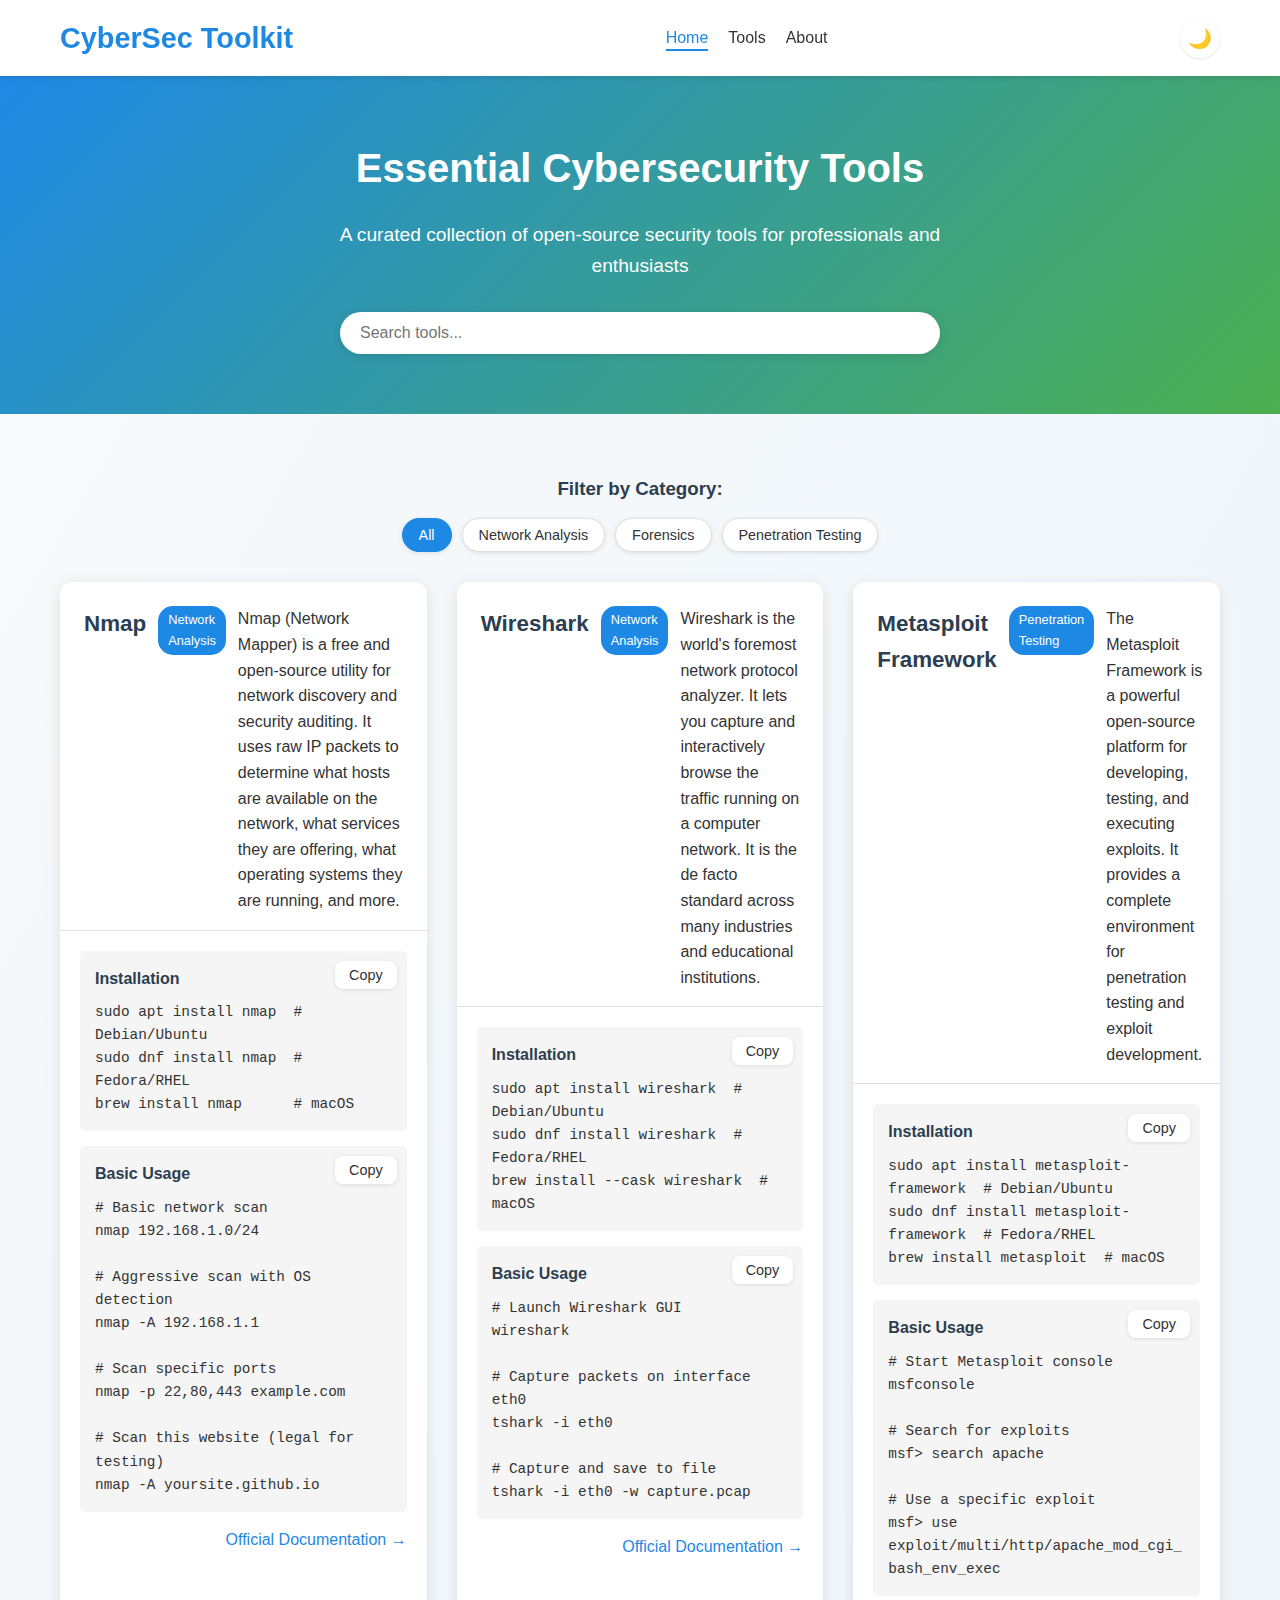
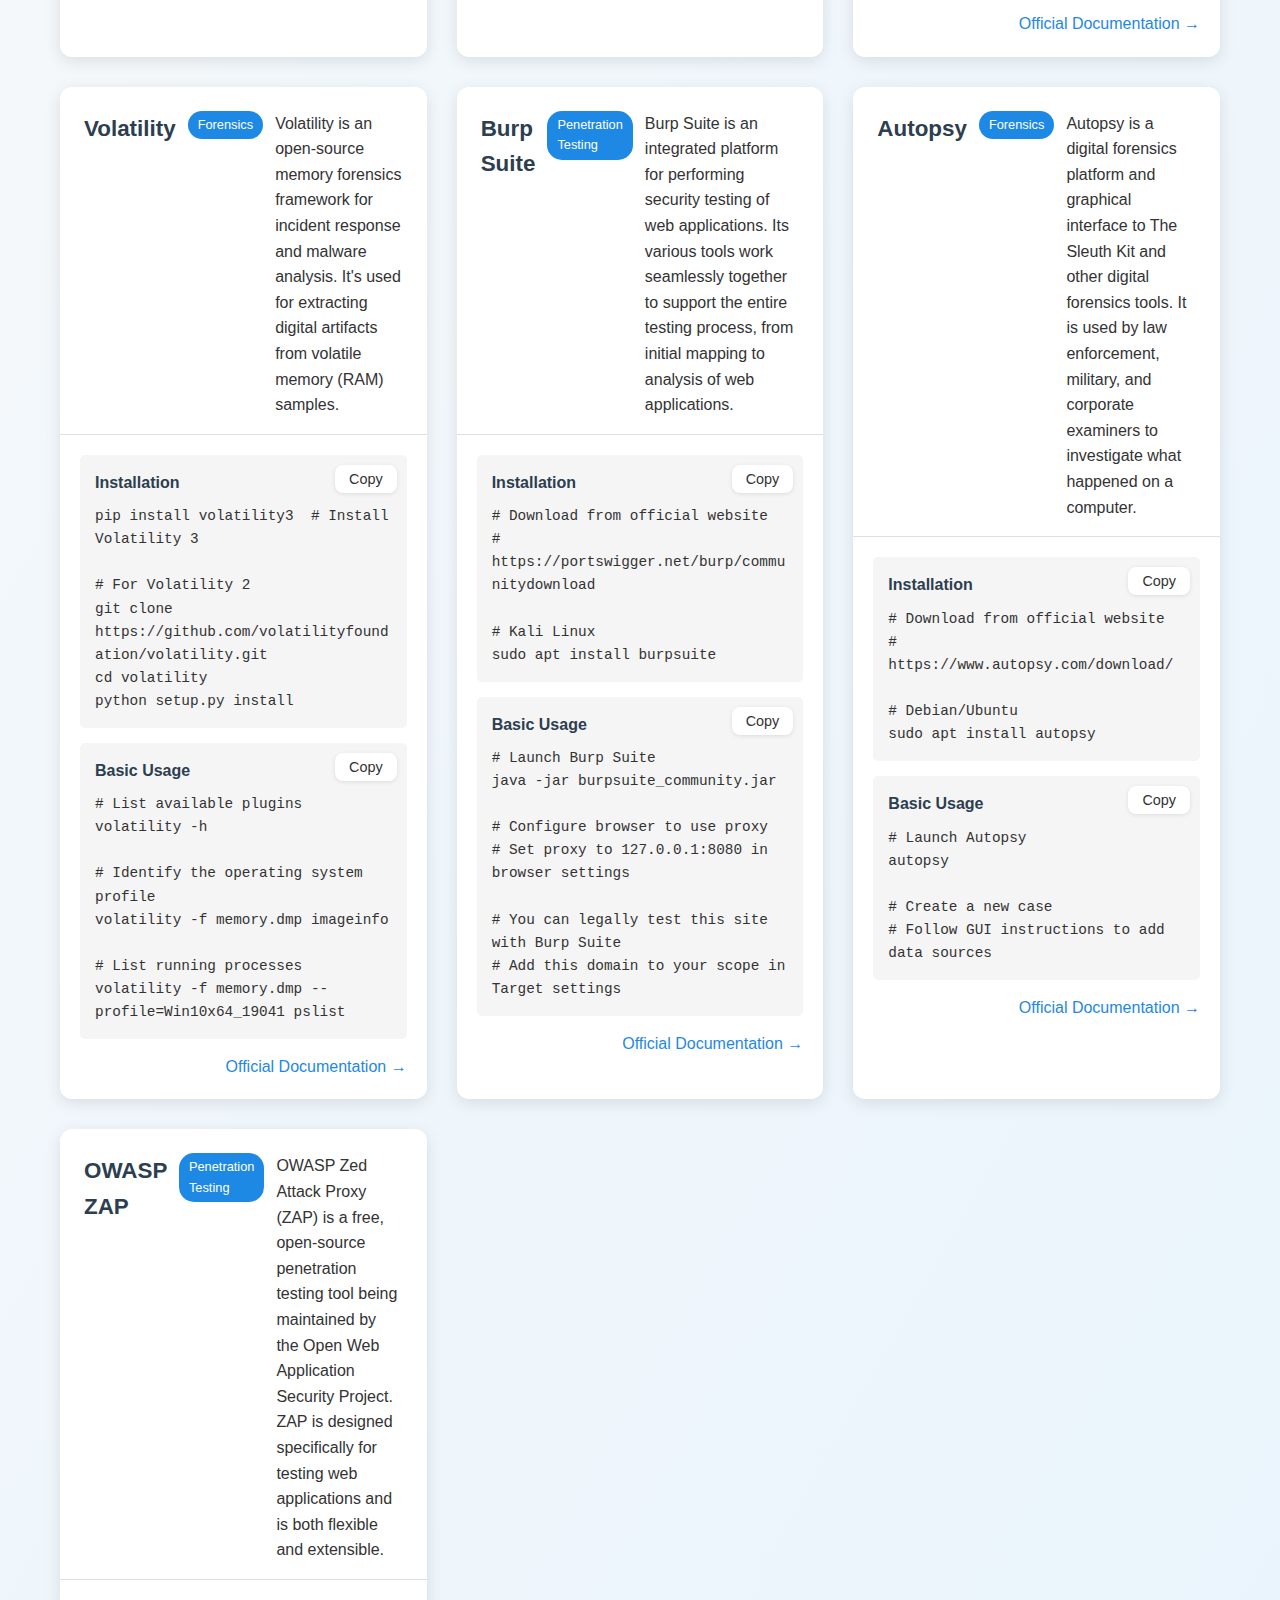
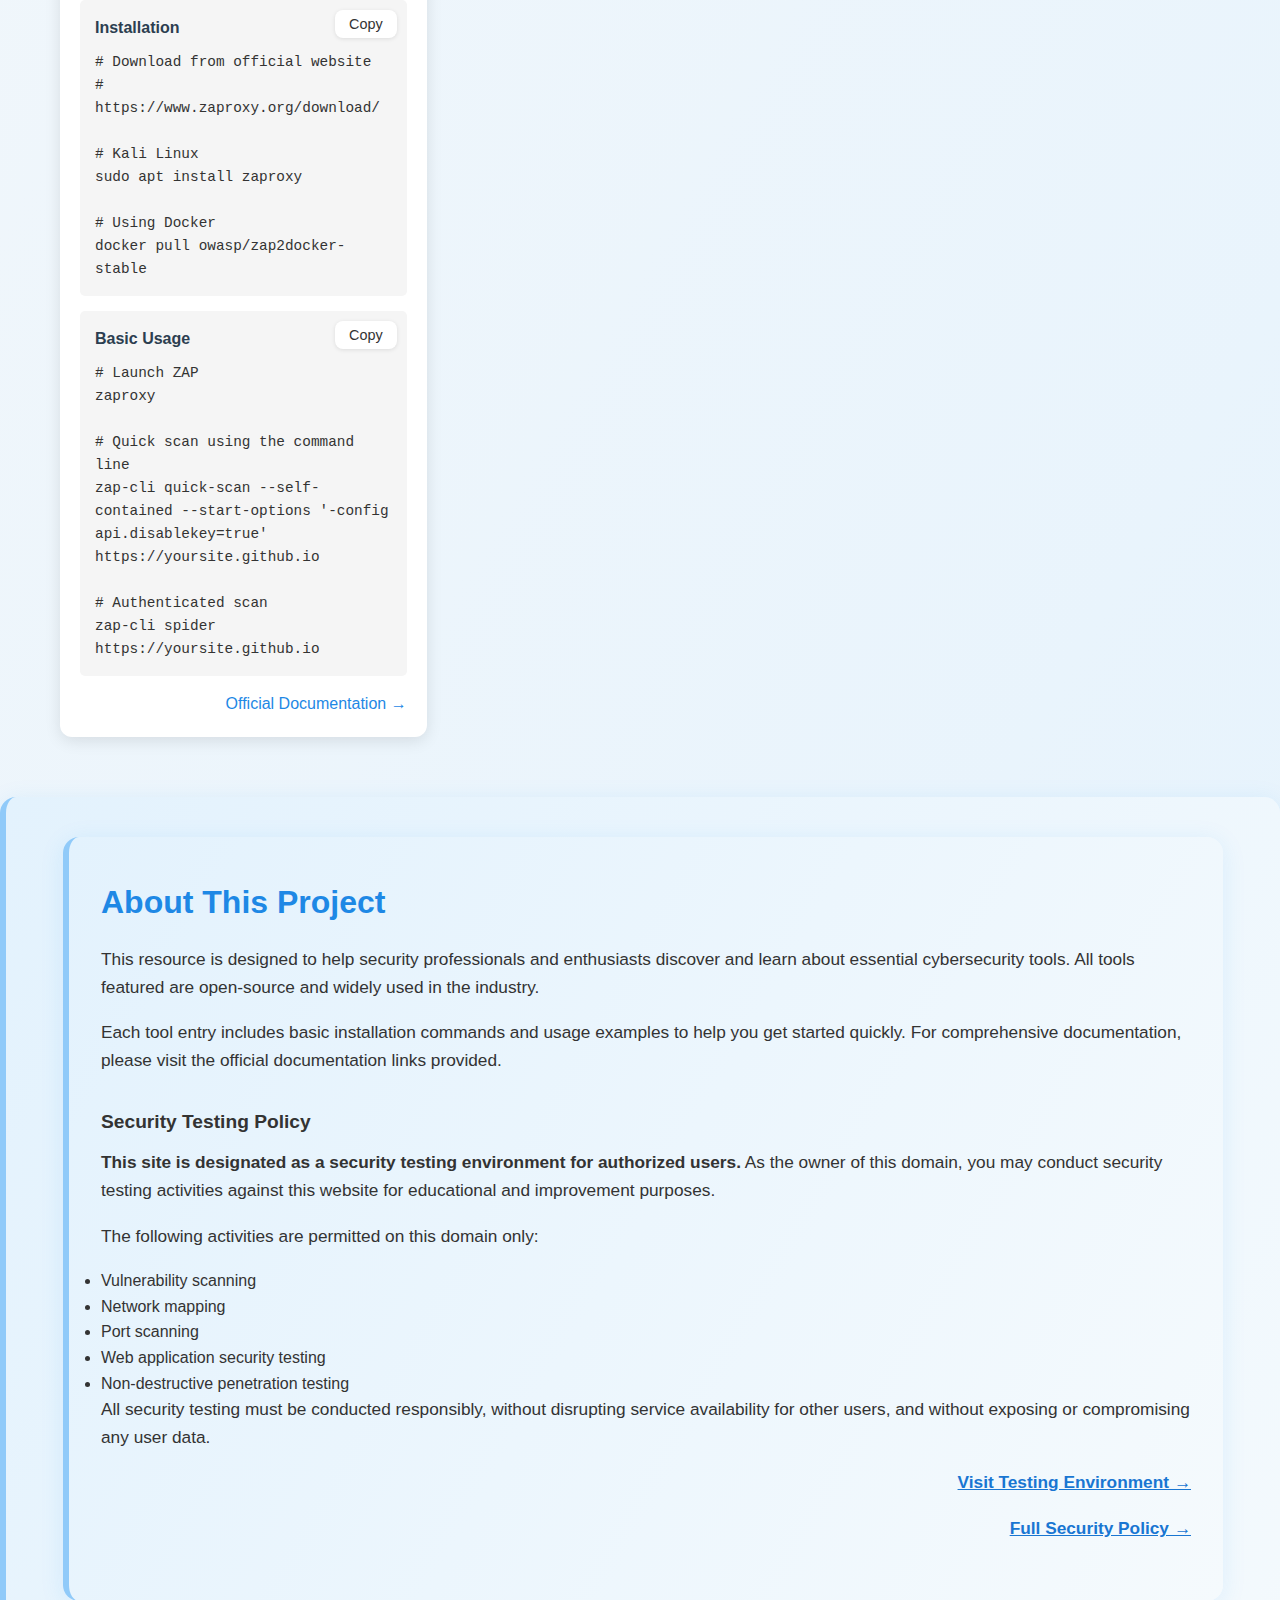
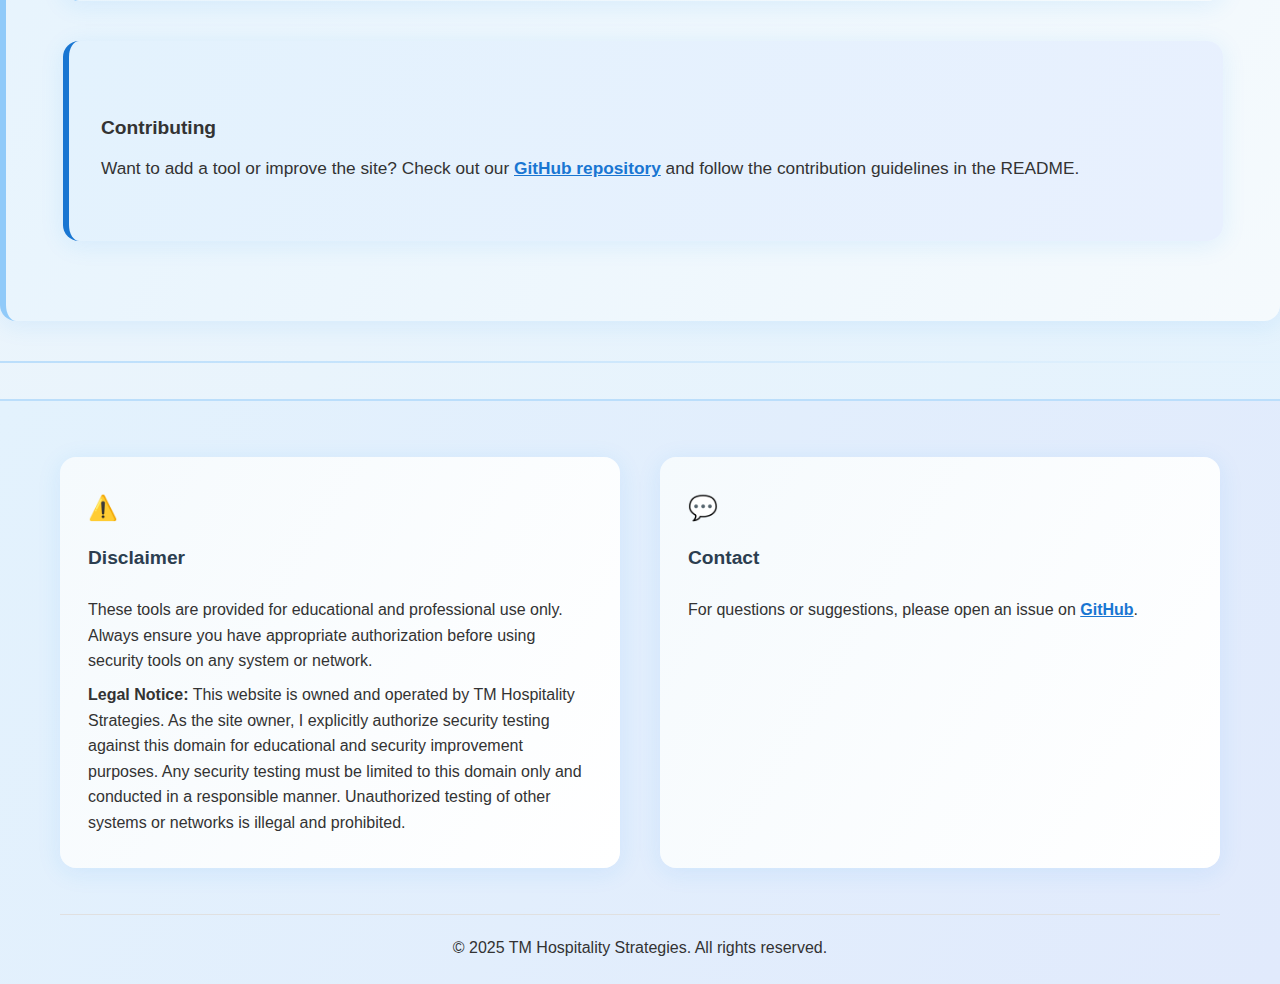
<file: index.html>
<!DOCTYPE html>
<html lang="en">
<head>
    <meta charset="UTF-8">
    <meta name="viewport" content="width=device-width, initial-scale=1.0">
    <meta http-equiv="X-UA-Compatible" content="ie=edge">
    <title>Cybersecurity Tools Hub</title>
    <link rel="stylesheet" href="css/styles.css">
    <!-- No external CDNs as per requirement -->
    <meta name="description" content="A showcase of essential cybersecurity tools">
    <!-- Security headers -->
    <meta http-equiv="Content-Security-Policy" content="default-src 'self'; script-src 'self'">
    <meta http-equiv="X-Content-Type-Options" content="nosniff">
    <meta http-equiv="X-Frame-Options" content="DENY">
    <meta http-equiv="Referrer-Policy" content="no-referrer">
</head>
<body>
    <header>
        <div class="container">
            <div class="logo">
                <h1>CyberSec Toolkit</h1>
            </div>
            <nav>
                <ul>
                    <li><a href="#" class="active">Home</a></li>
                    <li><a href="#tools">Tools</a></li>
                    <li><a href="#about">About</a></li>
                </ul>
            </nav>
            <div class="theme-toggle">
                <button id="theme-toggle-btn" aria-label="Toggle dark mode">
                    <span class="light-icon">☀️</span>
                    <span class="dark-icon">🌙</span>
                </button>
            </div>
        </div>
    </header>

    <main>
        <section class="hero">
            <div class="container">
                <h2>Essential Cybersecurity Tools</h2>
                <p>A curated collection of open-source security tools for professionals and enthusiasts</p>
                <div class="search-container">
                    <input type="text" id="search-input" placeholder="Search tools..." aria-label="Search tools">
                </div>
            </div>
        </section>

        <section id="tools" class="tools-section">
            <div class="container">
                <div class="filter-container">
                    <h3>Filter by Category:</h3>
                    <div class="filter-buttons">
                        <button class="filter-btn active" data-filter="all">All</button>
                        <button class="filter-btn" data-filter="network">Network Analysis</button>
                        <button class="filter-btn" data-filter="forensics">Forensics</button>
                        <button class="filter-btn" data-filter="pentest">Penetration Testing</button>
                    </div>
                </div>

                <div class="tools-grid" id="tools-container">
                    <!-- Tool cards will be generated here via JavaScript -->
                </div>
            </div>
        </section>

        <section id="about" class="about-section">
            <div class="container">
                <div class="about-section">
                <h2>About This Project</h2>
                <p>This resource is designed to help security professionals and enthusiasts discover and learn about essential cybersecurity tools. All tools featured are open-source and widely used in the industry.</p>
                <p>Each tool entry includes basic installation commands and usage examples to help you get started quickly. For comprehensive documentation, please visit the official documentation links provided.</p>
                
                <h3>Security Testing Policy</h3>
                <p><strong>This site is designated as a security testing environment for authorized users.</strong> As the owner of this domain, you may conduct security testing activities against this website for educational and improvement purposes.</p>
                <p>The following activities are permitted on this domain only:</p>
                <ul>
                    <li>Vulnerability scanning</li>
                    <li>Network mapping</li>
                    <li>Port scanning</li>
                    <li>Web application security testing</li>
                    <li>Non-destructive penetration testing</li>
                </ul>
                <p>All security testing must be conducted responsibly, without disrupting service availability for other users, and without exposing or compromising any user data.</p>
                <p><a href="test-environment.html" class="tool-docs-link">Visit Testing Environment →</a></p>
                <p><a href="security_policy.md" class="tool-docs-link">Full Security Policy →</a></p>
                </div>
                <div class="contributing-section">
                <h3>Contributing</h3>
                <p>Want to add a tool or improve the site? Check out our <a href="https://github.com/TMHSDigtal/cybersec-tools-hub">GitHub repository</a> and follow the contribution guidelines in the README.</p>
                </div>
            </div>
        </section>
        <hr class="section-divider">
        <footer>
        <div class="container">
            <div class="footer-content">
                <div class="disclaimer">
                    <span class="footer-icon" aria-hidden="true">⚠️</span>
                    <h3>Disclaimer</h3>
                    <p>These tools are provided for educational and professional use only. Always ensure you have appropriate authorization before using security tools on any system or network.</p>
                    <p><strong>Legal Notice:</strong> This website is owned and operated by TM Hospitality Strategies. As the site owner, I explicitly authorize security testing against this domain for educational and security improvement purposes. Any security testing must be limited to this domain only and conducted in a responsible manner. Unauthorized testing of other systems or networks is illegal and prohibited.</p>
                </div>
                <div class="contact">
                    <span class="footer-icon" aria-hidden="true">💬</span>
                    <h3>Contact</h3>
                    <p>For questions or suggestions, please open an issue on <a href="https://github.com/TMHSDigtal/cybersec-tools-hub/issues" target="_blank" rel="noopener noreferrer">GitHub</a>.</p>
                </div>
            </div>
            <div class="copyright">
                <p>&copy; 2025 TM Hospitality Strategies. All rights reserved.</p>
            </div>
        </div>
    </footer>
    </main>

    <script src="js/tools-data.js"></script>
    <script src="js/main.js"></script>
</body>
</html>
</file>
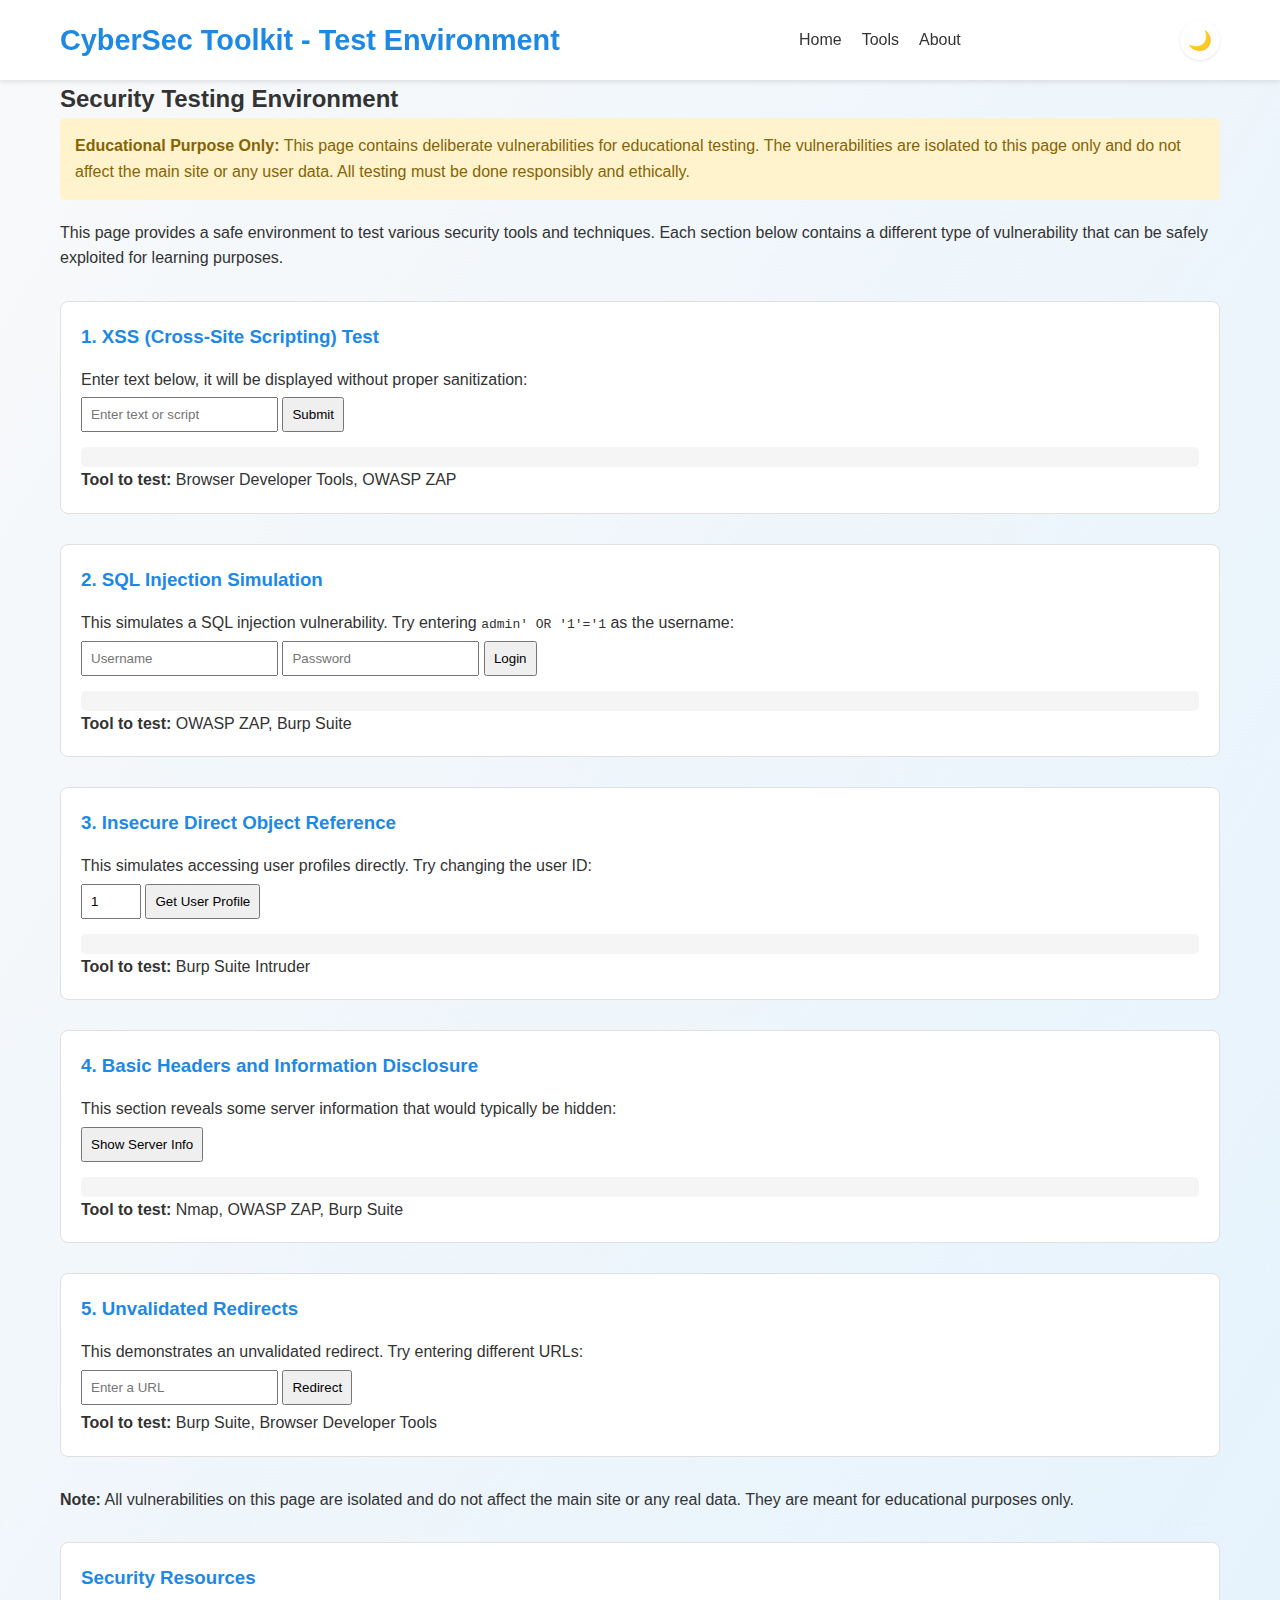
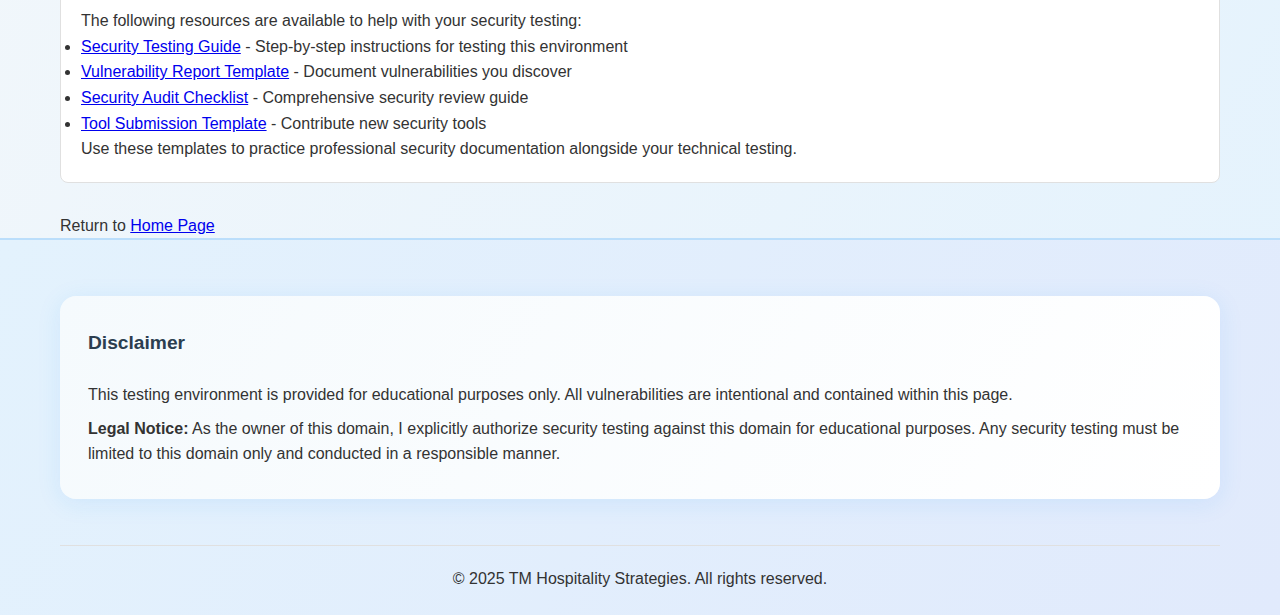
<file: test-environment.html>
<!DOCTYPE html>
<html lang="en">
<head>
    <meta charset="UTF-8">
    <meta name="viewport" content="width=device-width, initial-scale=1.0">
    <title>Security Testing Environment</title>
    <link rel="stylesheet" href="css/styles.css">
    <style>
        .test-section {
            margin: 30px 0;
            padding: 20px;
            border: 1px solid var(--border-color);
            border-radius: 8px;
            background-color: var(--card-bg-color);
        }
        
        .test-title {
            color: var(--primary-color);
            margin-bottom: 15px;
        }
        
        .warning {
            background-color: #fff3cd;
            color: #856404;
            padding: 15px;
            border-radius: 5px;
            margin-bottom: 20px;
        }
        
        input, button {
            padding: 8px;
            margin: 5px 0;
        }
        
        .result {
            margin-top: 10px;
            padding: 10px;
            background-color: var(--code-bg-color);
            border-radius: 5px;
            min-height: 20px;
        }
    </style>
</head>
<body>
    <header>
        <div class="container">
            <div class="logo">
                <h1>CyberSec Toolkit - Test Environment</h1>
            </div>
            <nav>
                <ul>
                    <li><a href="index.html">Home</a></li>
                    <li><a href="index.html#tools">Tools</a></li>
                    <li><a href="index.html#about">About</a></li>
                </ul>
            </nav>
            <div class="theme-toggle">
                <button id="theme-toggle-btn" aria-label="Toggle dark mode">
                    <span class="light-icon">☀️</span>
                    <span class="dark-icon">🌙</span>
                </button>
            </div>
        </div>
    </header>

    <main>
        <div class="container">
            <h2>Security Testing Environment</h2>
            <div class="warning">
                <strong>Educational Purpose Only:</strong> This page contains deliberate vulnerabilities for educational testing. The vulnerabilities are isolated to this page only and do not affect the main site or any user data. All testing must be done responsibly and ethically.
            </div>
            
            <p>This page provides a safe environment to test various security tools and techniques. Each section below contains a different type of vulnerability that can be safely exploited for learning purposes.</p>
            
            <div class="test-section">
                <h3 class="test-title">1. XSS (Cross-Site Scripting) Test</h3>
                <p>Enter text below, it will be displayed without proper sanitization:</p>
                <input type="text" id="xss-input" placeholder="Enter text or script">
                <button onclick="document.getElementById('xss-result').innerHTML = document.getElementById('xss-input').value">Submit</button>
                <div class="result" id="xss-result"></div>
                <p><strong>Tool to test:</strong> Browser Developer Tools, OWASP ZAP</p>
            </div>
            
            <div class="test-section">
                <h3 class="test-title">2. SQL Injection Simulation</h3>
                <p>This simulates a SQL injection vulnerability. Try entering <code>admin' OR '1'='1</code> as the username:</p>
                <input type="text" id="sql-username" placeholder="Username">
                <input type="password" id="sql-password" placeholder="Password">
                <button onclick="checkLogin()">Login</button>
                <div class="result" id="sql-result"></div>
                <p><strong>Tool to test:</strong> OWASP ZAP, Burp Suite</p>
            </div>
            
            <div class="test-section">
                <h3 class="test-title">3. Insecure Direct Object Reference</h3>
                <p>This simulates accessing user profiles directly. Try changing the user ID:</p>
                <input type="number" id="idor-id" value="1" min="1" max="3">
                <button onclick="getUserProfile()">Get User Profile</button>
                <div class="result" id="idor-result"></div>
                <p><strong>Tool to test:</strong> Burp Suite Intruder</p>
            </div>
            
            <div class="test-section">
                <h3 class="test-title">4. Basic Headers and Information Disclosure</h3>
                <p>This section reveals some server information that would typically be hidden:</p>
                <button onclick="getServerInfo()">Show Server Info</button>
                <div class="result" id="server-result"></div>
                <p><strong>Tool to test:</strong> Nmap, OWASP ZAP, Burp Suite</p>
            </div>
            
            <div class="test-section">
                <h3 class="test-title">5. Unvalidated Redirects</h3>
                <p>This demonstrates an unvalidated redirect. Try entering different URLs:</p>
                <input type="text" id="redirect-url" placeholder="Enter a URL">
                <button onclick="redirectTo()">Redirect</button>
                <p><strong>Tool to test:</strong> Burp Suite, Browser Developer Tools</p>
            </div>
            
            <p><strong>Note:</strong> All vulnerabilities on this page are isolated and do not affect the main site or any real data. They are meant for educational purposes only.</p>
            
            <div class="test-section">
                <h3 class="test-title">Security Resources</h3>
                <p>The following resources are available to help with your security testing:</p>
                <ul>
                    <li><a href="tools/SECURITY_TESTING_GUIDE.md" target="_blank">Security Testing Guide</a> - Step-by-step instructions for testing this environment</li>
                    <li><a href="tools/VULNERABILITY_REPORT_TEMPLATE.md" target="_blank">Vulnerability Report Template</a> - Document vulnerabilities you discover</li>
                    <li><a href="tools/SECURITY_AUDIT_CHECKLIST.md" target="_blank">Security Audit Checklist</a> - Comprehensive security review guide</li>
                    <li><a href="tools/TOOL_SUBMISSION_TEMPLATE.md" target="_blank">Tool Submission Template</a> - Contribute new security tools</li>
                </ul>
                <p>Use these templates to practice professional security documentation alongside your technical testing.</p>
            </div>
            
            <p>Return to <a href="index.html">Home Page</a></p>
        </div>
    </main>

    <footer>
        <div class="container">
            <div class="footer-content">
                <div class="disclaimer">
                    <h3>Disclaimer</h3>
                    <p>This testing environment is provided for educational purposes only. All vulnerabilities are intentional and contained within this page.</p>
                    <p><strong>Legal Notice:</strong> As the owner of this domain, I explicitly authorize security testing against this domain for educational purposes. Any security testing must be limited to this domain only and conducted in a responsible manner.</p>
                </div>
            </div>
            <div class="copyright">
                <p>&copy; 2025 TM Hospitality Strategies. All rights reserved.</p>
            </div>
        </div>
    </footer>

    <script src="js/tools-data.js"></script>
    <script src="js/main.js"></script>
    <script>
        // Mock database for testing purposes
        const users = [
            { id: 1, username: 'admin', password: 'secretpassword', name: 'Administrator', role: 'Admin' },
            { id: 2, username: 'user', password: 'password123', name: 'Regular User', role: 'User' },
            { id: 3, username: 'guest', password: 'guest', name: 'Guest User', role: 'Guest' }
        ];
        
        // SQL Injection Simulation
        function checkLogin() {
            const username = document.getElementById('sql-username').value;
            const password = document.getElementById('sql-password').value;
            const resultDiv = document.getElementById('sql-result');
            
            // Simulating vulnerable SQL query
            if (username.includes("'") && username.toLowerCase().includes("or")) {
                resultDiv.innerHTML = "Login successful!<br>User: Administrator<br>Role: Admin<br><span style='color:red;'>(SQL Injection detected)</span>";
            } else {
                // Normal login check
                const user = users.find(u => u.username === username && u.password === password);
                if (user) {
                    resultDiv.innerHTML = `Login successful!<br>User: ${user.name}<br>Role: ${user.role}`;
                } else {
                    resultDiv.innerHTML = "Login failed. Invalid username or password.";
                }
            }
        }
        
        // IDOR Simulation
        function getUserProfile() {
            const id = document.getElementById('idor-id').value;
            const resultDiv = document.getElementById('idor-result');
            const user = users.find(u => u.id === parseInt(id));
            
            if (user) {
                resultDiv.innerHTML = `
                    User ID: ${user.id}<br>
                    Name: ${user.name}<br>
                    Role: ${user.role}<br>
                    Username: ${user.username}<br>
                    Password: ${user.password} <span style='color:red;'>(Password exposed due to IDOR)</span>
                `;
            } else {
                resultDiv.innerHTML = "User not found.";
            }
        }
        
        // Server Information Disclosure
        function getServerInfo() {
            const resultDiv = document.getElementById('server-result');
            resultDiv.innerHTML = `
                Server: GitHub Pages<br>
                Framework: Static HTML/CSS/JS<br>
                Last Updated: ${new Date().toLocaleDateString()}<br>
                Simulated Internal IP: 10.0.0.15<br>
                Simulated Database: MySQL 8.0.23<br>
                <span style='color:red;'>(Information disclosure vulnerability)</span>
            `;
        }
        
        // Unvalidated Redirect
        function redirectTo() {
            const url = document.getElementById('redirect-url').value;
            if (url) {
                // This is intentionally vulnerable for testing - don't use this in real sites!
                window.location.href = url;
            }
        }
    </script>
</body>
</html>
</file>
<file: css/styles.css>
:root {
  --primary-color: #1e88e5;
  --secondary-color: #4caf50;
  --background-color: #f8f9fa;
  --card-bg-color: #ffffff;
  --text-color: #333333;
  --border-color: #e0e0e0;
  --shadow-color: rgba(0, 0, 0, 0.1);
  --code-bg-color: #f5f5f5;
  --heading-color: #2c3e50;
  --filter-btn-active: #1e88e5;
  --filter-btn-hover: #bbdefb;
}

[data-theme="dark"] {
  --primary-color: #42a5f5;
  --secondary-color: #66bb6a;
  --background-color: #121212;
  --card-bg-color: #1e1e1e;
  --text-color: #e0e0e0;
  --border-color: #333333;
  --shadow-color: rgba(0, 0, 0, 0.3);
  --code-bg-color: #2d2d2d;
  --heading-color: #bbdefb;
  --filter-btn-active: #42a5f5;
  --filter-btn-hover: #1e3a5f;
}

* {
  margin: 0;
  padding: 0;
  box-sizing: border-box;
}

body {
  font-family: 'Segoe UI', 'Roboto', 'Helvetica Neue', Arial, 'Liberation Sans', sans-serif;
  line-height: 1.6;
  color: var(--text-color);
  background: linear-gradient(120deg, #f8f9fa 0%, #e3f2fd 100%);
  transition: background-color 0.3s ease, background 0.5s cubic-bezier(0.4,0,0.2,1);
}

[data-theme="dark"] body {
  background: linear-gradient(120deg, #181c22 0%, #232b36 100%);
}

.container {
  width: 100%;
  max-width: 1200px;
  margin: 0 auto;
  padding: 0 20px;
}

/* Header styles */
header {
  background-color: var(--card-bg-color);
  box-shadow: 0 2px 5px var(--shadow-color);
  position: sticky;
  top: 0;
  z-index: 1000;
}

header .container {
  display: flex;
  justify-content: space-between;
  align-items: center;
  padding: 15px 20px;
}

.logo h1 {
  font-size: 1.8rem;
  color: var(--primary-color);
}

nav ul {
  display: flex;
  list-style: none;
}

nav ul li {
  margin-left: 20px;
}

nav ul li a {
  text-decoration: none;
  color: var(--text-color);
  font-weight: 500;
  position: relative;
  padding-bottom: 5px;
}

nav ul li a:hover {
  color: var(--primary-color);
}

nav ul li a.active {
  color: var(--primary-color);
}

nav ul li a.active::after {
  content: "";
  position: absolute;
  width: 100%;
  height: 2px;
  background-color: var(--primary-color);
  bottom: 0;
  left: 0;
}

/* Theme toggle button */
.theme-toggle {
  display: flex;
  align-items: center;
}

#theme-toggle-btn {
  background: none;
  border: none;
  cursor: pointer;
  font-size: 1.2rem;
  color: var(--text-color);
  position: relative;
  width: 40px;
  height: 40px;
  border-radius: 50%;
  background-color: var(--card-bg-color);
  box-shadow: 0 1px 3px var(--shadow-color);
  transition: background 0.3s, color 0.3s, box-shadow 0.3s, transform 0.3s;
}

#theme-toggle-btn:hover {
  background-color: var(--border-color);
}

#theme-toggle-btn:active {
  transform: scale(0.92);
}

[data-theme="light"] .dark-icon {
  display: inline-block;
}

[data-theme="light"] .light-icon {
  display: none;
}

[data-theme="dark"] .dark-icon {
  display: none;
}

[data-theme="dark"] .light-icon {
  display: inline-block;
}

/* Hero section */
.hero {
  text-align: center;
  padding: 60px 20px;
  background: linear-gradient(135deg, var(--primary-color) 0%, var(--secondary-color) 100%);
  color: white;
}

.hero h2 {
  font-size: 2.5rem;
  margin-bottom: 20px;
}

.hero p {
  font-size: 1.2rem;
  max-width: 700px;
  margin: 0 auto 30px;
}

.search-container {
  max-width: 600px;
  margin: 0 auto;
}

#search-input {
  width: 100%;
  padding: 12px 20px;
  border: none;
  border-radius: 30px;
  font-size: 1rem;
  box-shadow: 0 2px 10px rgba(0, 0, 0, 0.1);
  outline: none;
}

/* Tools section */
.tools-section {
  padding: 60px 0 60px 0;
}

.filter-container {
  margin-bottom: 30px;
  text-align: center;
}

.filter-container h3 {
  margin-bottom: 15px;
  color: var(--heading-color);
}

.filter-buttons {
  display: flex;
  justify-content: center;
  flex-wrap: wrap;
  gap: 10px;
}

.filter-btn {
  padding: 8px 16px;
  background-color: var(--card-bg-color);
  border: 1px solid var(--border-color);
  border-radius: 24px;
  cursor: pointer;
  font-size: 0.9rem;
  color: var(--text-color);
  transition: all 0.3s ease;
  box-shadow: 0 1px 4px var(--shadow-color);
  font-weight: 500;
  transition: background 0.2s, color 0.2s, box-shadow 0.2s;
}

.filter-btn:hover {
  background-color: var(--filter-btn-hover);
}

.filter-btn.active {
  background-color: var(--filter-btn-active);
  color: white;
  border-color: var(--filter-btn-active);
}

.filter-btn:focus {
  outline: 2px solid var(--primary-color);
  outline-offset: 2px;
  box-shadow: 0 0 0 3px #90caf9;
}

.tools-grid {
  display: grid;
  grid-template-columns: repeat(auto-fill, minmax(300px, 1fr));
  gap: 30px;
}

.tool-card {
  background-color: var(--card-bg-color);
  border-radius: 12px;
  overflow: hidden;
  box-shadow: 0 4px 16px var(--shadow-color);
  transition: transform 0.18s cubic-bezier(0.4,0,0.2,1), box-shadow 0.18s cubic-bezier(0.4,0,0.2,1);
  position: relative;
}

.tool-card:hover {
  transform: translateY(-8px) scale(1.025);
  box-shadow: 0 8px 24px var(--shadow-color);
  z-index: 2;
}

.tool-card-header {
  padding: 24px 24px 16px 24px;
  border-bottom: 1px solid var(--border-color);
  display: flex;
  align-items: flex-start;
  gap: 12px;
}

.tool-icon {
  font-size: 2rem;
  margin-right: 8px;
  flex-shrink: 0;
}

.tool-name {
  font-size: 1.4rem;
  color: var(--heading-color);
  margin-bottom: 5px;
  font-weight: 600;
}

.tool-category {
  display: inline-block;
  background-color: var(--primary-color);
  color: white;
  padding: 4px 10px;
  border-radius: 15px;
  font-size: 0.8rem;
  margin-bottom: 15px;
}

.tool-description {
  margin-bottom: 0;
  color: var(--text-color);
}

.tool-card-body {
  padding: 20px;
}

.code-block {
  background-color: var(--code-bg-color);
  padding: 15px;
  border-radius: 5px;
  position: relative;
  margin-bottom: 15px;
  overflow-x: auto;
}

.code-block pre {
  margin: 0;
  white-space: pre-wrap;
  word-wrap: break-word;
  color: var(--text-color);
  font-family: "SFMono-Regular", Consolas, "Liberation Mono", Menlo, monospace;
  font-size: 0.9rem;
}

.code-block h4 {
  margin-bottom: 10px;
  color: var(--heading-color);
  font-size: 1rem;
}

.copy-btn {
  position: absolute;
  right: 10px;
  top: 10px;
  background-color: var(--card-bg-color);
  border: none;
  border-radius: 8px;
  padding: 6px 14px;
  font-size: 0.9rem;
  cursor: pointer;
  color: var(--text-color);
  transition: background-color 0.2s ease;
  box-shadow: 0 1px 4px var(--shadow-color);
  font-weight: 500;
  transition: background 0.2s, color 0.2s, box-shadow 0.2s;
}

.copy-btn:hover {
  background-color: var(--filter-btn-hover);
}

.copy-btn.copied {
  background: var(--secondary-color);
  color: #fff;
}

.copy-btn:focus {
  outline: 2px solid var(--primary-color);
  outline-offset: 2px;
  box-shadow: 0 0 0 3px #90caf9;
}

.tool-docs-link {
  display: block;
  text-align: right;
  text-decoration: none;
  color: var(--primary-color);
  font-weight: 500;
  margin-top: 15px;
}

.tool-docs-link:hover {
  text-decoration: underline;
}

/* About section */
.about-section, .contributing-section {
  background: linear-gradient(120deg, #e3f2fd 0%, #f5fafd 100%);
  border-radius: 16px;
  box-shadow: 0 4px 24px 0 rgba(33,150,243,0.10);
  padding: 40px 32px;
  margin-bottom: 40px;
  border-left: 6px solid #90caf9;
  position: relative;
  transition: box-shadow 0.2s, transform 0.2s;
}

.contributing-section {
  border-left: 6px solid #1976d2;
  background: linear-gradient(120deg, #e3f2fd 0%, #e8f0fe 100%);
}

.about-section:hover, .contributing-section:hover {
  box-shadow: 0 8px 32px 0 rgba(33,150,243,0.18);
  transform: translateY(-2px) scale(1.01);
}

.section-divider {
  width: 100%;
  height: 2px;
  background: linear-gradient(90deg, #bbdefb 0%, #e3f2fd 100%);
  margin: 36px 0 36px 0;
  border: none;
}

.footer-content > div {
  background: linear-gradient(120deg, #f5fafd 0%, #fff 100%);
  border-radius: 16px;
  box-shadow: 0 4px 24px 0 rgba(33,150,243,0.10);
  padding: 32px 28px;
  flex: 1 1 320px;
  min-width: 260px;
  margin: 0 0 16px 0;
  position: relative;
  display: flex;
  flex-direction: column;
  gap: 8px;
}

.footer-content .footer-icon {
  font-size: 1.5rem;
  margin-bottom: 8px;
  color: #1976d2;
  align-self: flex-start;
}

footer {
  background: linear-gradient(120deg, #e3f2fd 0%, #e1eafc 100%);
  border-top: 2px solid #bbdefb;
  padding: 56px 0 24px;
}

.footer-content {
  display: flex;
  justify-content: space-between;
  gap: 40px;
  margin-bottom: 30px;
  flex-wrap: wrap;
}

.footer-content h3 {
  color: var(--heading-color);
  margin-bottom: 15px;
  font-size: 1.2rem;
  font-weight: 700;
}

footer a {
  color: #1976d2;
  font-weight: 600;
  text-decoration: underline;
  transition: color 0.2s;
}

footer a:hover {
  color: #0d47a1;
}

.copyright {
  text-align: center;
  padding-top: 20px;
  border-top: 1px solid var(--border-color);
  color: var(--text-color);
  font-size: 1rem;
  background: none;
  box-shadow: none;
}

.about-section h2, .contributing-section h2 {
  font-size: 2rem;
  font-weight: 700;
  color: var(--primary-color);
  margin-bottom: 18px;
}

.about-section h3, .contributing-section h3 {
  font-size: 1.2rem;
  font-weight: 600;
  margin-top: 32px;
  margin-bottom: 12px;
}

.about-section p, .contributing-section p {
  font-size: 1.08rem;
  margin-bottom: 18px;
}

.about-section a, .contributing-section a {
  color: #1976d2;
  font-weight: 600;
  text-decoration: underline;
  transition: color 0.2s;
}

.about-section a:hover, .contributing-section a:hover {
  color: #0d47a1;
}

@media (max-width: 900px) {
  .footer-content {
    flex-direction: column;
    gap: 20px;
  }
  .footer-content > div {
    margin: 0 0 12px 0;
  }
  .about-section, .contributing-section {
    padding: 28px 10px;
  }
}

/* Responsive styles */
@media (max-width: 768px) {
  header .container {
    flex-direction: column;
    align-items: stretch;
  }
  nav ul {
    flex-direction: column;
    align-items: flex-start;
    gap: 8px;
    margin-top: 10px;
  }
  nav ul li {
    margin: 0 0 8px 0;
  }
  .theme-toggle {
    position: absolute;
    top: 15px;
    right: 20px;
  }
}

@media (max-width: 480px) {
  .tools-grid {
    grid-template-columns: 1fr;
  }
  
  .hero h2 {
    font-size: 2rem;
  }
  
  .hero p {
    font-size: 1rem;
  }
}

::-webkit-scrollbar {
  width: 10px;
  background: #e3f2fd;
}
::-webkit-scrollbar-thumb {
  background: #b0bec5;
  border-radius: 8px;
}

[data-theme="dark"] .about-section, [data-theme="dark"] .contributing-section {
  background: linear-gradient(120deg, #232b36 0%, #181c22 100%);
  border-left: 6px solid #1976d2;
  box-shadow: 0 4px 24px 0 rgba(33,150,243,0.18);
}

[data-theme="dark"] .contributing-section {
  background: linear-gradient(120deg, #232b36 0%, #1a222b 100%);
  border-left: 6px solid #42a5f5;
}

[data-theme="dark"] .about-section, [data-theme="dark"] .contributing-section, [data-theme="dark"] .footer-content > div {
  color: #e0e0e0;
}

[data-theme="dark"] .about-section h2, [data-theme="dark"] .contributing-section h2, [data-theme="dark"] .footer-content h3 {
  color: #90caf9;
}

[data-theme="dark"] .about-section a, [data-theme="dark"] .contributing-section a, [data-theme="dark"] footer a {
  color: #90caf9;
}

[data-theme="dark"] .about-section a:hover, [data-theme="dark"] .contributing-section a:hover, [data-theme="dark"] footer a:hover {
  color: #42a5f5;
}

[data-theme="dark"] .section-divider {
  background: linear-gradient(90deg, #263238 0%, #181c22 100%);
}

[data-theme="dark"] .footer-content > div {
  background: linear-gradient(120deg, #232b36 0%, #181c22 100%);
  box-shadow: 0 4px 24px 0 rgba(33,150,243,0.22);
}

[data-theme="dark"] .footer-content .footer-icon {
  color: #90caf9;
}

[data-theme="dark"] footer {
  background: linear-gradient(120deg, #181c22 0%, #232b36 100%);
  border-top: 2px solid #263238;
}

[data-theme="dark"] .tool-card {
  background-color: #232b36;
  color: #e0e0e0;
  box-shadow: 0 4px 24px 0 rgba(33,150,243,0.18);
}

[data-theme="dark"] .tool-card-header {
  border-bottom: 1px solid #263238;
}

[data-theme="dark"] .tool-category {
  background-color: #1976d2;
  color: #fff;
}

[data-theme="dark"] .filter-btn {
  background-color: #181c22;
  color: #e0e0e0;
  border: 1px solid #263238;
}

[data-theme="dark"] .filter-btn.active {
  background-color: #1976d2;
  color: #fff;
  border-color: #1976d2;
}

[data-theme="dark"] .filter-btn:hover {
  background-color: #263238;
}

[data-theme="dark"] .copy-btn {
  background: #263238;
  color: #e0e0e0;
}

[data-theme="dark"] .copy-btn.copied {
  background: #42a5f5;
  color: #fff;
}

[data-theme="dark"] .code-block {
  background-color: #181c22;
}

[data-theme="dark"] .tools-section {
  background: none;
}

[data-theme="dark"] .copyright {
  color: #b0bec5;
  background: none;
}

[data-theme="dark"] ::-webkit-scrollbar {
  background: #232b36;
}
[data-theme="dark"] ::-webkit-scrollbar-thumb {
  background: #263238;
}
</file>
